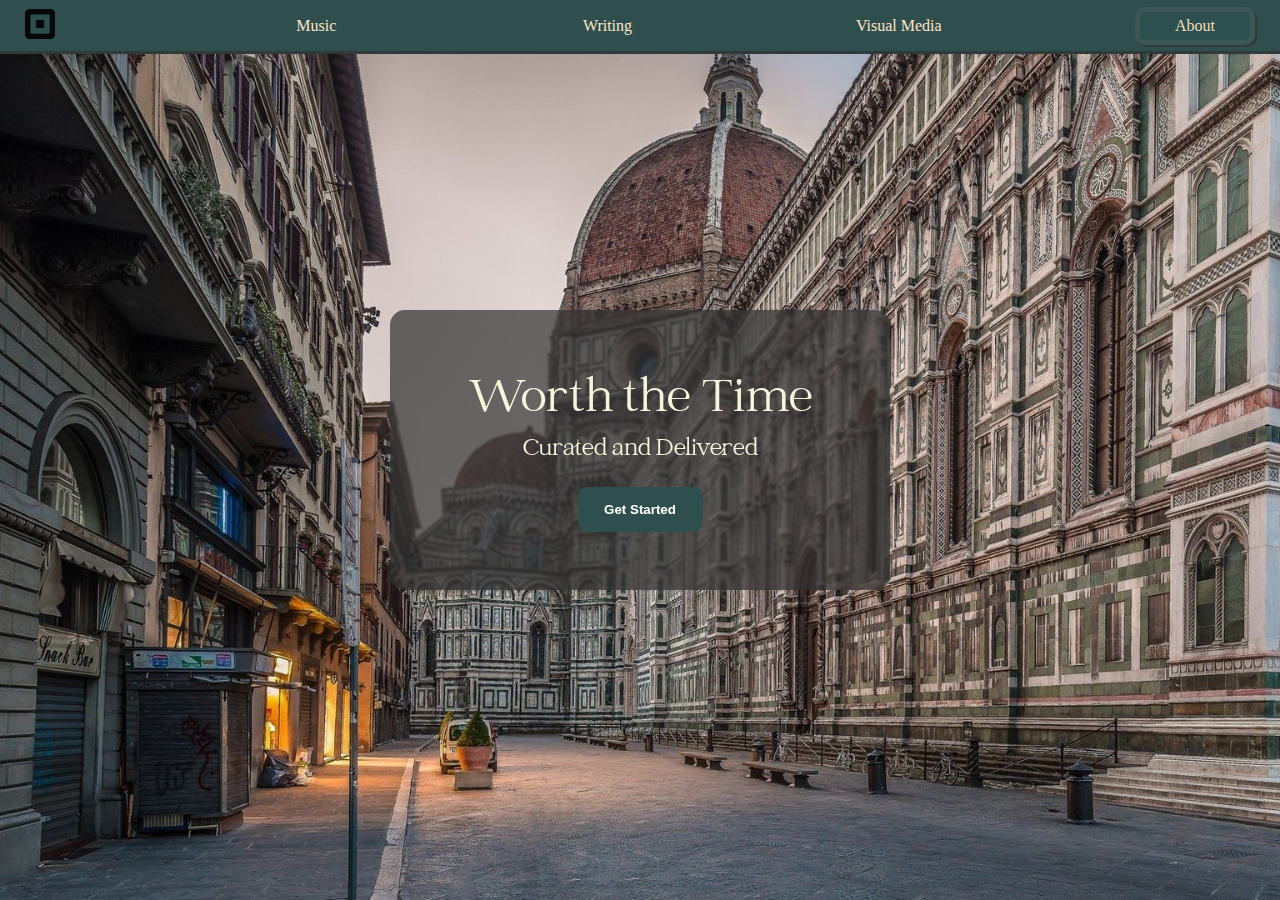
<file: index.html>
<!DOCTYPE html>
<html lang="en">
<head>
    <meta charset="UTF-8">
    <title>Title</title>
    <link rel="stylesheet" href="styles.css">
</head>
<body>
    <div class="head-bar">
        <a href="index.html"><img src="./images/square.png" alt="Square Logo" class="logo"></a>
        <a href="top-music.html"><div class="head-bar-item">Music</div></a>
        <a href="top-writing.html"><div class="head-bar-item">Writing</div></a>
        <a href="top-visual-media.html"><div class="head-bar-item">Visual Media</div></a>
        <a class="head-bar-item" id="about" href="./about.html">About</a>
    </div>

    <div class="landing-page-block-one">
        <div class="landing-page-sub-block">
        <div class="title-text">Worth the Time</div>
        <div class="subtitle-text">Curated and Delivered</div>
        <a href="categories.html"><button id="learn-more">Get Started</button></a>
        </div>
    </div>

</body>
</html>
</file>
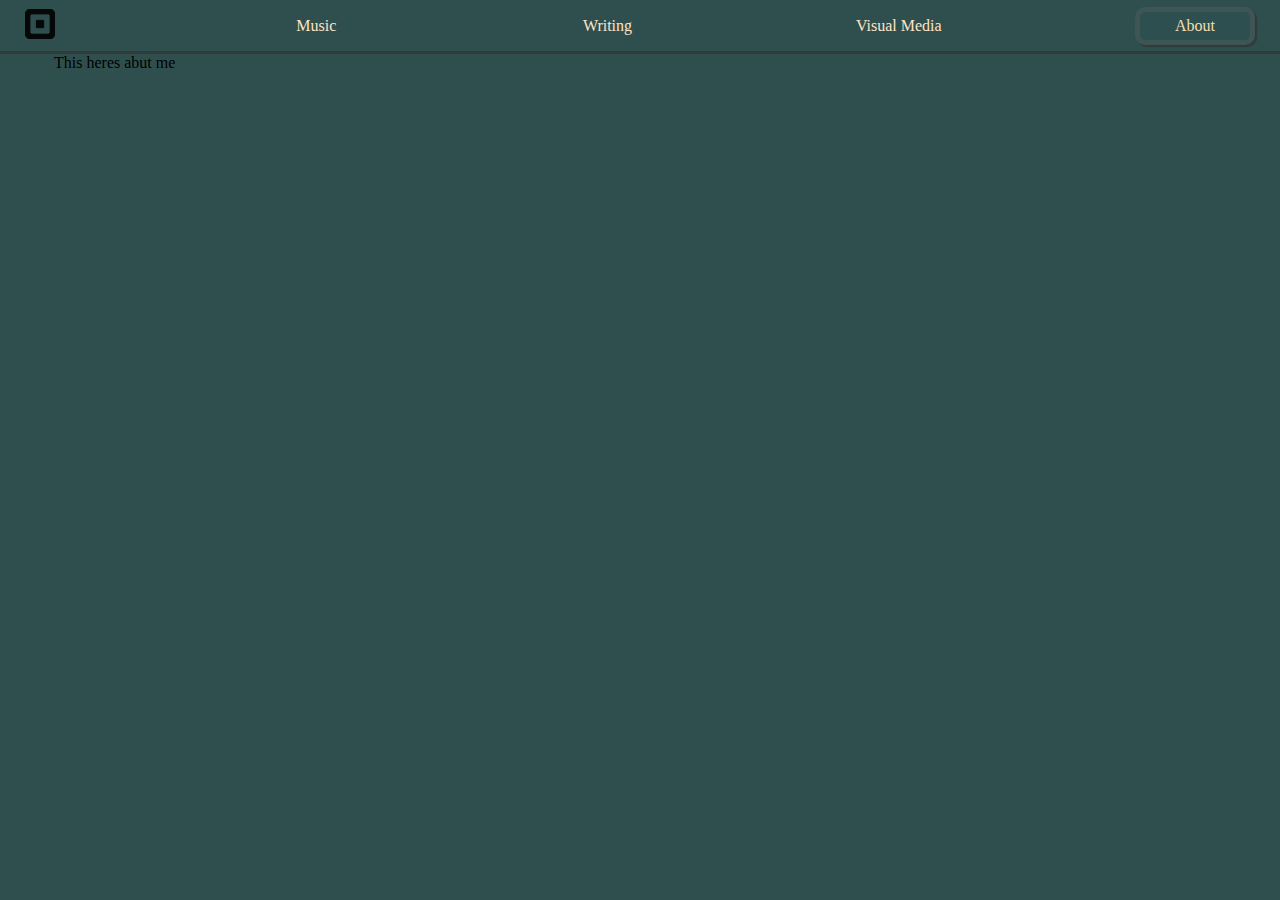
<file: about.html>
<!DOCTYPE html>
<html lang="en">
<head>
    <meta charset="UTF-8">
    <title>Title</title>
    <link rel="stylesheet" href="styles.css">

</head>
<body>
<div class="head-bar">
    <a href="index.html"><img src="./images/square.png" alt="Square Logo" class="logo"></a>
    <a href="top-music.html"><div class="head-bar-item">Music</div></a>
    <a href="top-writing.html"><div class="head-bar-item">Writing</div></a>
    <a href="top-visual-media.html"><div class="head-bar-item">Visual Media</div></a>
    <a class="head-bar-item" id="about" href="./about.html">About</a>
</div>
    <div class="about-title">This heres abut me</div>

</body>
</html>
</file>
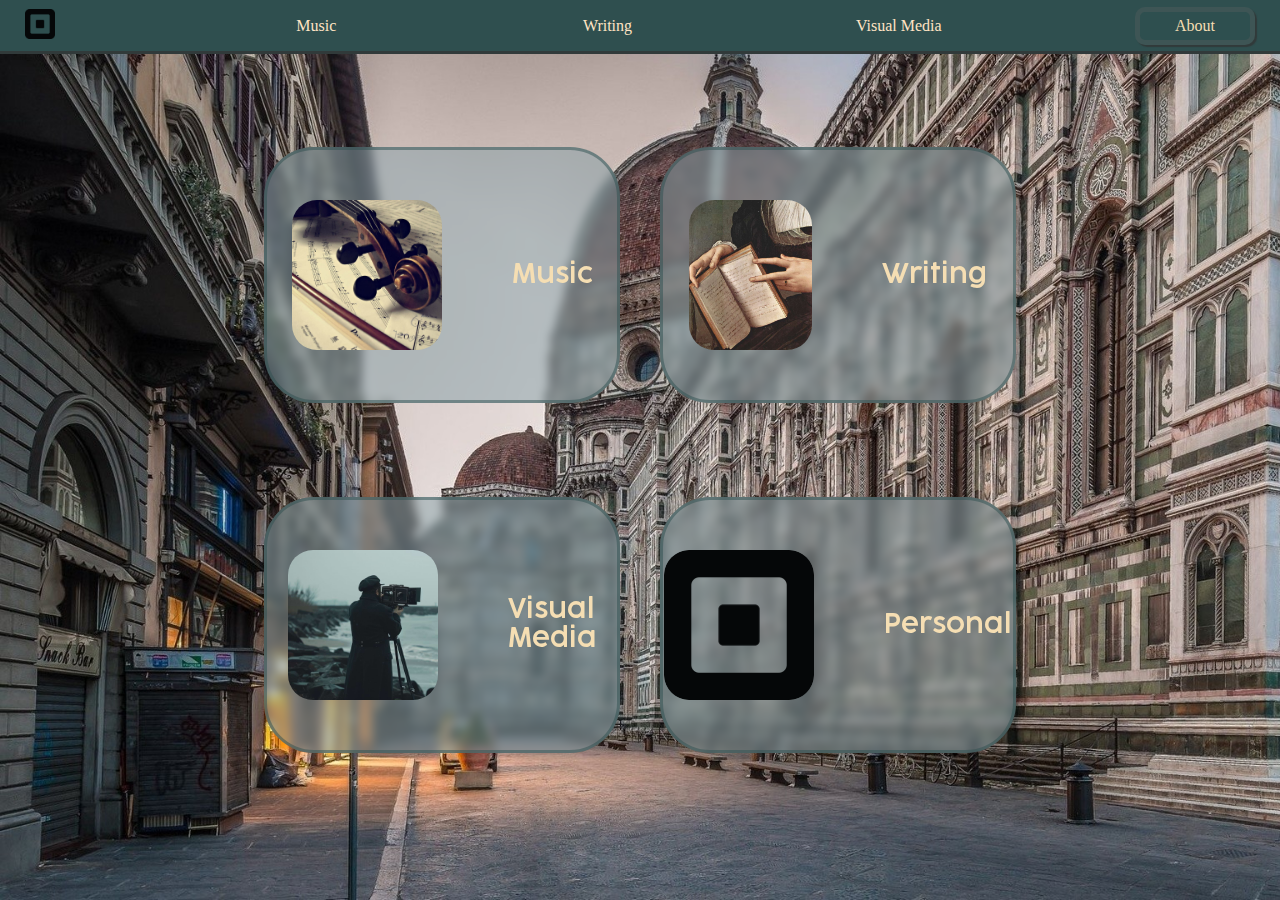
<file: categories.html>
<!DOCTYPE html>
<html lang="en">
<head>
    <meta charset="UTF-8">
    <title>Title</title>
    <link rel="stylesheet" href="styles.css">
</head>
<body>
    <div class="head-bar">
        <a href="index.html"><img src="./images/square.png" alt="Square Logo" class="logo"></a>
        <a href="top-music.html"><div class="head-bar-item">Music</div></a>
        <a href="top-writing.html"><div class="head-bar-item">Writing</div></a>
        <a href="top-visual-media.html"><div class="head-bar-item">Visual Media</div></a>
        <a class="head-bar-item" id="about" href="./about.html">About</a>
    </div>
    <div class="landing-page-block-one">
        <div class="category-page">
            <a href="./top-music.html"><div class="cat-icon"><img src="./images/music-icon.jpg" class="icon-picture" alt="img"><div>Music</div></div></a>
            <a href="./top-writing.html"><div class="cat-icon"><img src="./images/book-icon.jpg" class="icon-picture" alt="img"><div>Writing</div></div></a>
            <a href="./top-visual-media.html"><div class="cat-icon"><img src="./images/visual-icon.jpg" class="icon-picture" alt="img"><div>Visual Media</div></div></a>
            <a href="./top-music.html"><div class="cat-icon"><img src="./images/square.png" class="icon-picture" alt="img"><div>Personal</div></div></a>




        </div>
    </div>
</body>
</html>
</file>
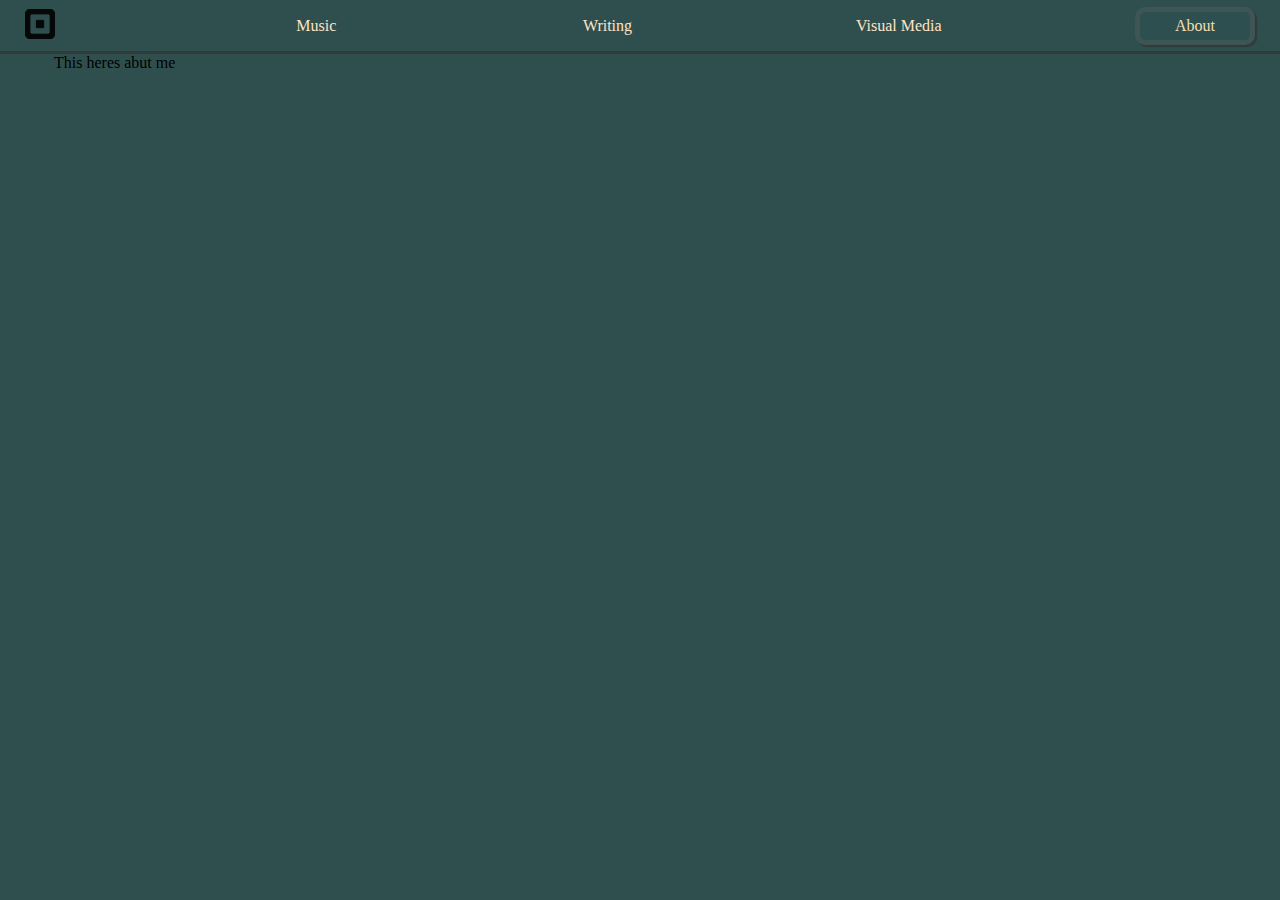
<file: page-temp.html>
<!DOCTYPE html>
<html lang="en">
<head>
    <meta charset="UTF-8">
    <title>Rach 2</title>
    <link rel="stylesheet" href="../styles.css">

</head>
<body>
<div class="head-bar">
    <a href="../index.html"><img src="../images/square.png" alt="Square Logo" class="logo"></a>
    <a href="../top-music.html"><div class="head-bar-item">Music</div></a>
    <a href="../top-writing.html"><div class="head-bar-item">Writing</div></a>
    <a href="../top-visual-media.html"><div class="head-bar-item">Visual Media</div></a>
    <a class="head-bar-item" id="about" href="../about.html">About</a>
</div>
<div class="about-title">This heres abut me</div>

</body>
</html>
</file>
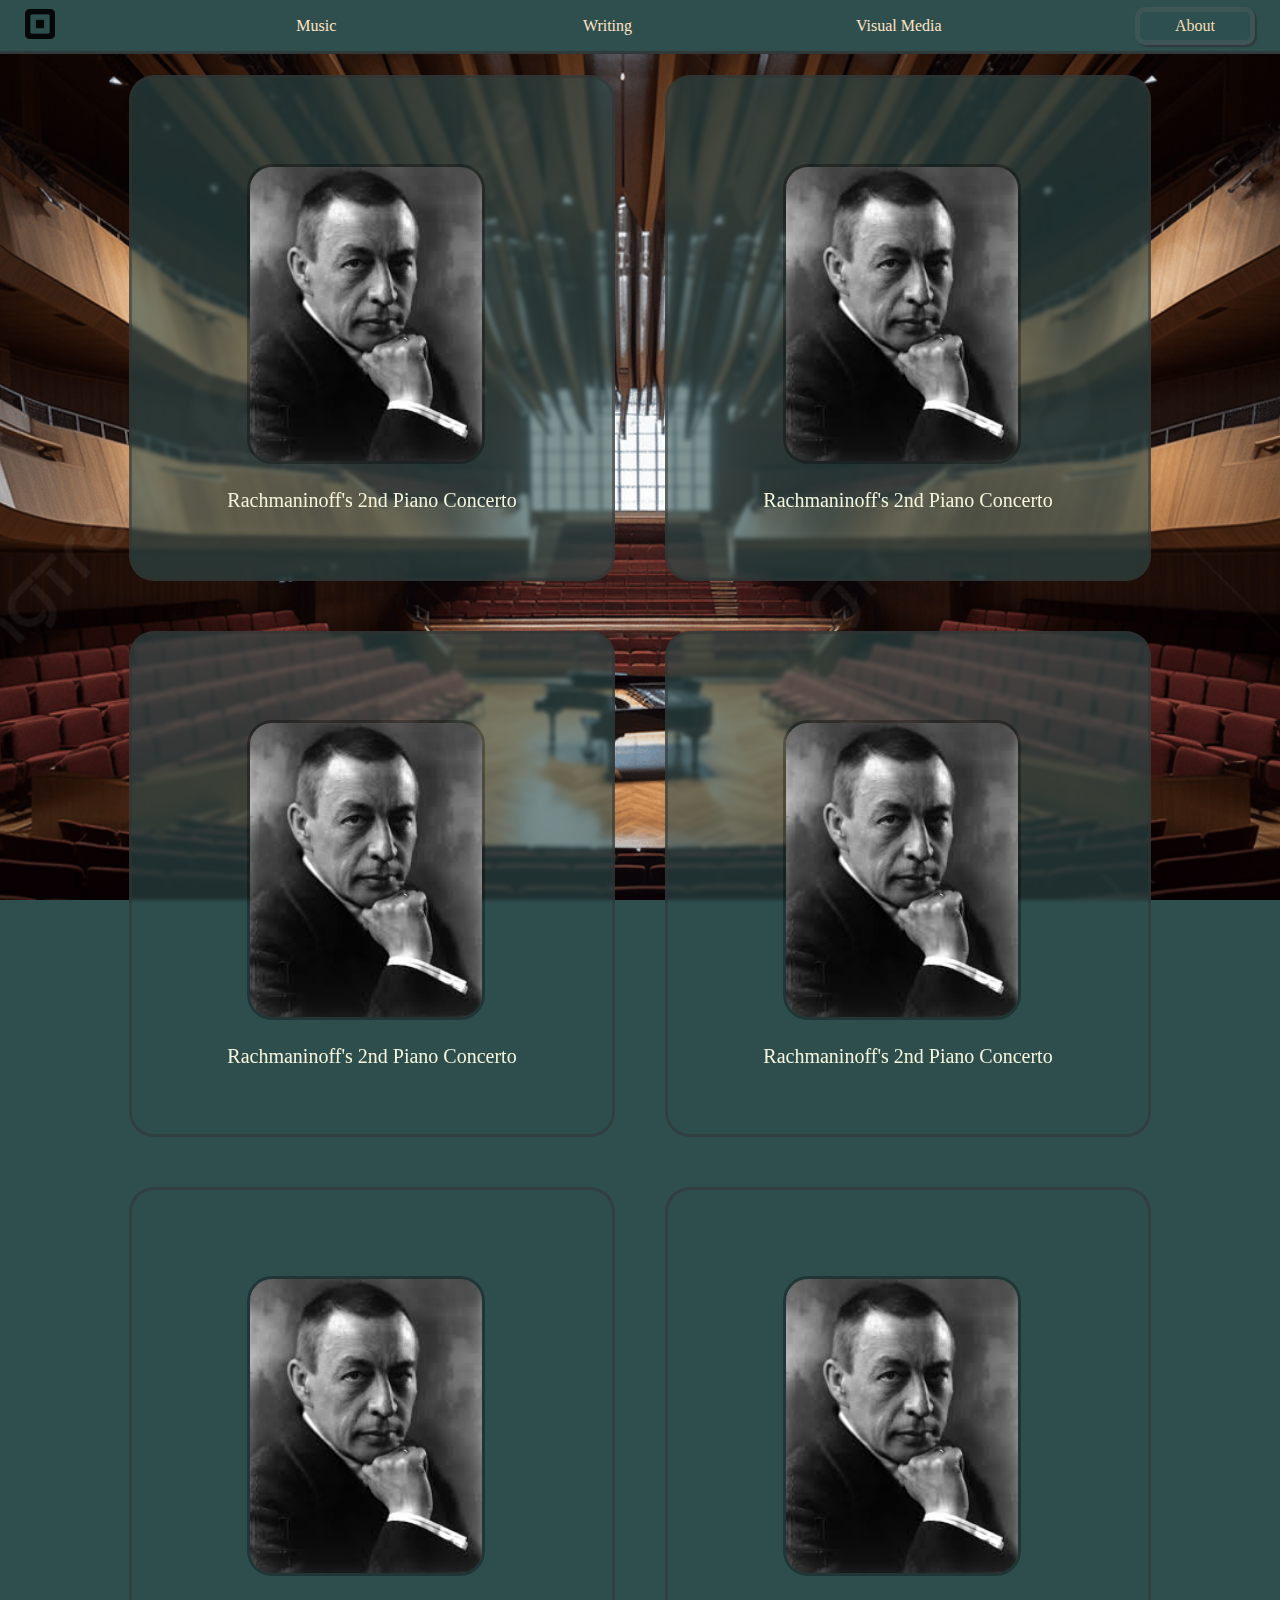
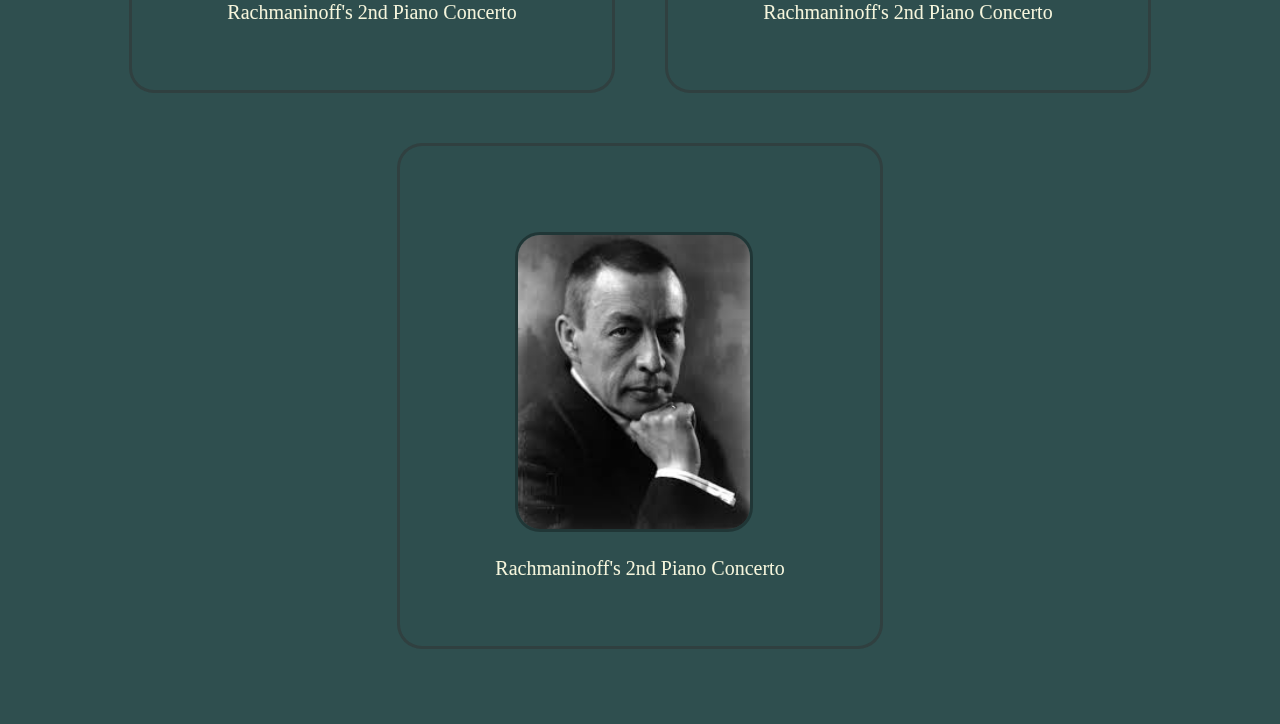
<file: top-music.html>
<!DOCTYPE html>
<html lang="en">
<head>
    <meta charset="UTF-8">
    <title>Title</title>
    <link rel="stylesheet" href="styles.css">
</head>
<body class="music-body">
    <div class="head-bar">
        <a href="index.html"><img src="./images/square.png" alt="Square Logo" class="logo"></a>
        <a href="top-music.html"><div class="head-bar-item">Music</div></a>
        <a href="top-writing.html"><div class="head-bar-item">Writing</div></a>
        <a href="top-visual-media.html"><div class="head-bar-item">Visual Media</div></a>
        <a class="head-bar-item" id="about" href="./about.html">About</a>
    </div>

    <div class="music-item-container">

        <div class="music-item-icon"><a href="./music-pages/rach-2.html"><div><img src="./images/rach.jpg" alt="Music Icon" class="music-icon-image"></div><div>Rachmaninoff's 2nd Piano Concerto</div></a></div>
        <div class="music-item-icon"><a href="./index.html"><div><img src="./images/rach.jpg" alt="Music Icon" class="music-icon-image"></div><div>Rachmaninoff's 2nd Piano Concerto</div></a></div>
        <div class="music-item-icon"><a href="./index.html"><div><img src="./images/rach.jpg" alt="Music Icon" class="music-icon-image"></div><div>Rachmaninoff's 2nd Piano Concerto</div></a></div>
        <div class="music-item-icon"><a href="./index.html"><div><img src="./images/rach.jpg" alt="Music Icon" class="music-icon-image"></div><div>Rachmaninoff's 2nd Piano Concerto</div></a></div>
        <div class="music-item-icon"><a href="./index.html"><div><img src="./images/rach.jpg" alt="Music Icon" class="music-icon-image"></div><div>Rachmaninoff's 2nd Piano Concerto</div></a></div>
        <div class="music-item-icon"><a href="./index.html"><div><img src="./images/rach.jpg" alt="Music Icon" class="music-icon-image"></div><div>Rachmaninoff's 2nd Piano Concerto</div></a></div>
        <div class="music-item-icon"><a href="./index.html"><div><img src="./images/rach.jpg" alt="Music Icon" class="music-icon-image"></div><div>Rachmaninoff's 2nd Piano Concerto</div></a></div>

    </div>

</body>
</html>
</file>
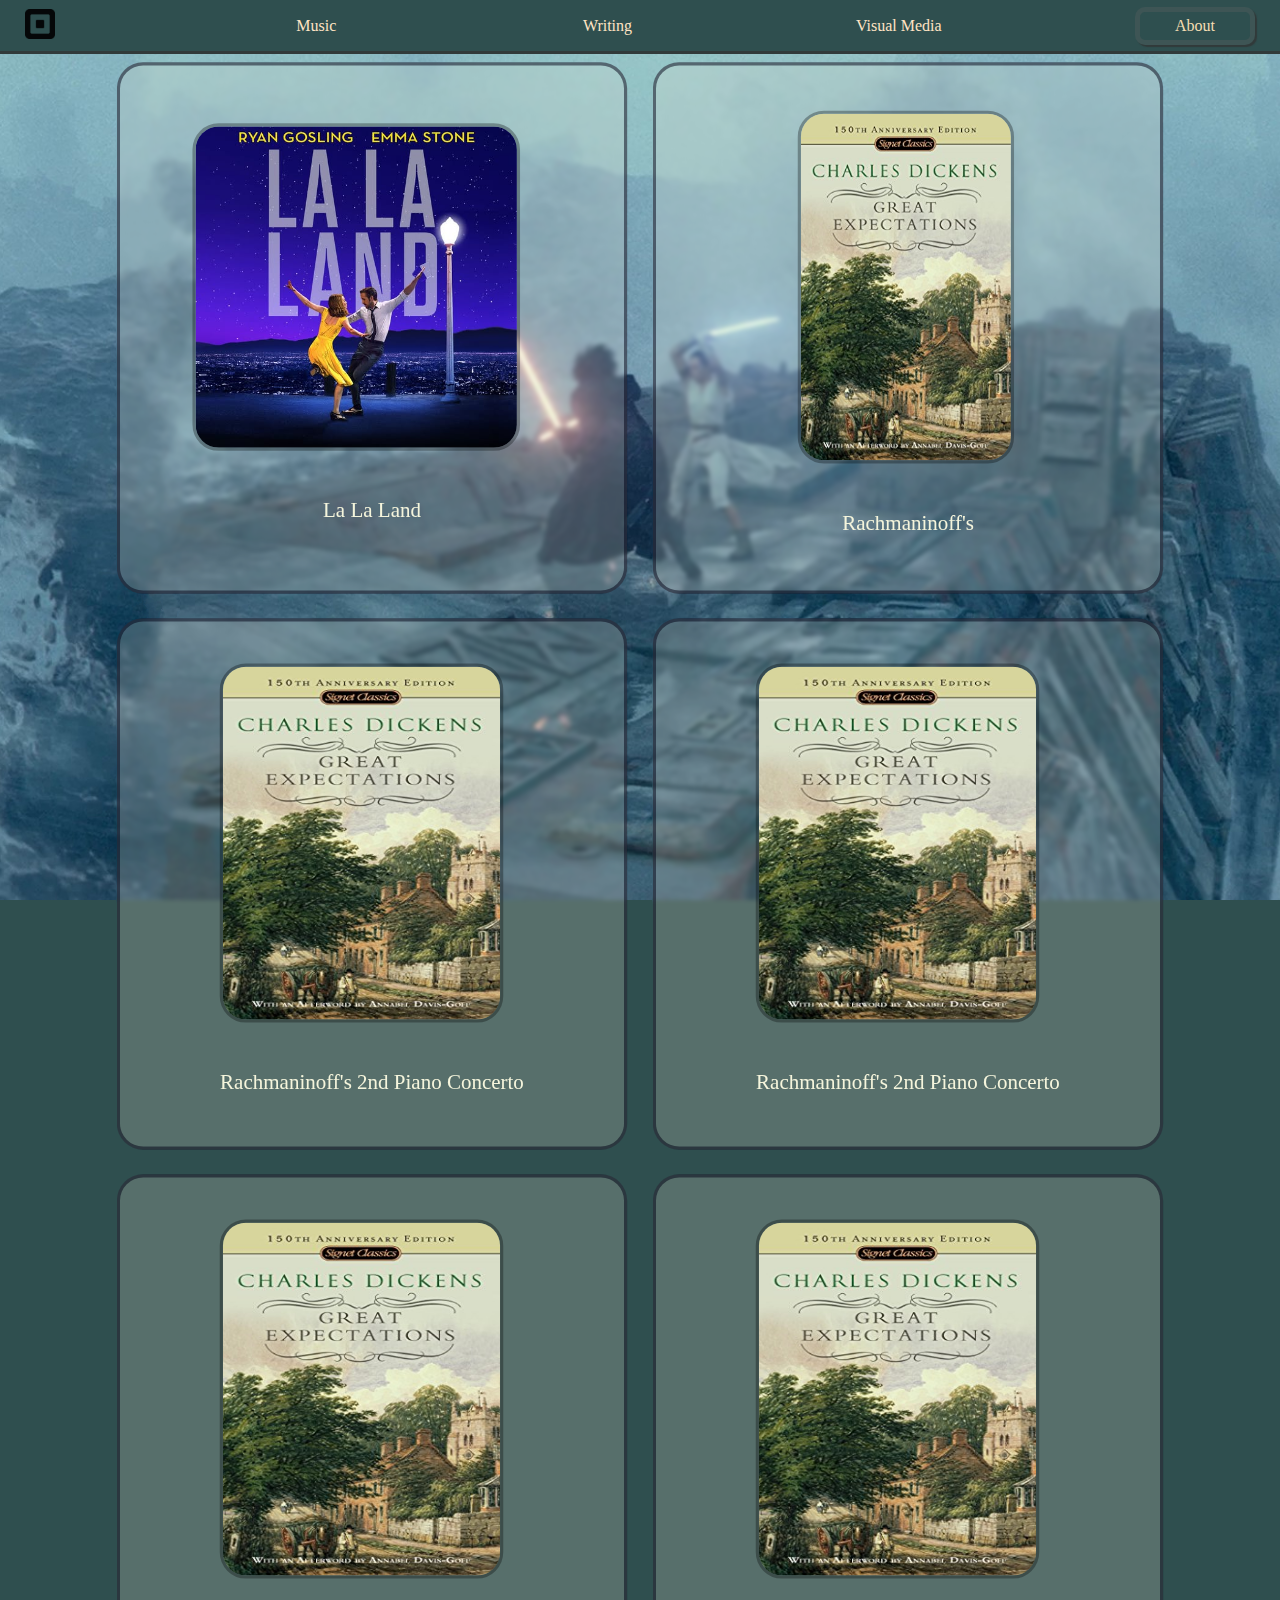
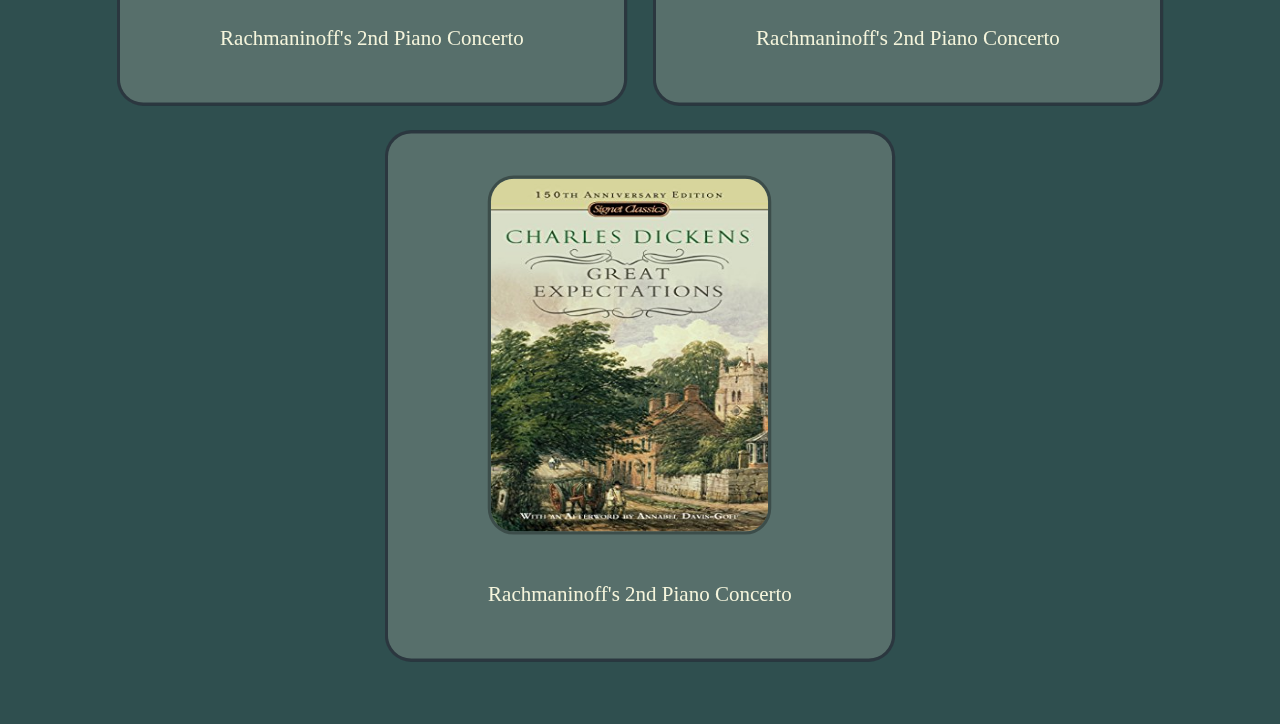
<file: top-visual-media.html>
<!DOCTYPE html>
<html lang="en">
<head>
    <meta charset="UTF-8">
    <title>Title</title>
    <link rel="stylesheet" href="styles.css">
</head>
<body class="media-body">
<div class="head-bar">
    <a href="index.html"><img src="./images/square.png" alt="Square Logo" class="logo"></a>
    <a href="top-music.html"><div class="head-bar-item">Music</div></a>
    <a href="top-writing.html"><div class="head-bar-item">Writing</div></a>
    <a href="top-visual-media.html"><div class="head-bar-item">Visual Media</div></a>
    <a class="head-bar-item" id="about" href="./about.html">About</a>
</div>
<div class="music-item-container">

    <div class="media-item-icon"><a href="./index.html"><div><img src="./images/lalaland.jpg" alt="Music Icon" class="music-icon-image"></div><div class="music-item-title">La La Land</div></a></div>
    <div class="media-item-icon"><a href="./index.html"><div><img src="./images/great-expectations.jpg" alt="Music Icon" class="music-icon-image"></div><div class="music-item-title">Rachmaninoff's</div></a></div>
    <div class="media-item-icon"><a href="./index.html"><div><img src="./images/great-expectations.jpg" alt="Music Icon" class="music-icon-image"></div><div class="music-item-title">Rachmaninoff's 2nd Piano Concerto</div></a></div>
    <div class="media-item-icon"><a href="./index.html"><div><img src="./images/great-expectations.jpg" alt="Music Icon" class="music-icon-image"></div><div class="music-item-title">Rachmaninoff's 2nd Piano Concerto</div></a></div>
    <div class="media-item-icon"><a href="./index.html"><div><img src="./images/great-expectations.jpg" alt="Music Icon" class="music-icon-image"></div><div class="music-item-title">Rachmaninoff's 2nd Piano Concerto</div></a></div>
    <div class="media-item-icon"><a href="./index.html"><div><img src="./images/great-expectations.jpg" alt="Music Icon" class="music-icon-image"></div><div class="music-item-title">Rachmaninoff's 2nd Piano Concerto</div></a></div>
    <div class="media-item-icon"><a href="./index.html"><div><img src="./images/great-expectations.jpg" alt="Music Icon" class="music-icon-image"></div><div class="music-item-title">Rachmaninoff's 2nd Piano Concerto</div></a></div>

</div>


</body>
</html>
</file>
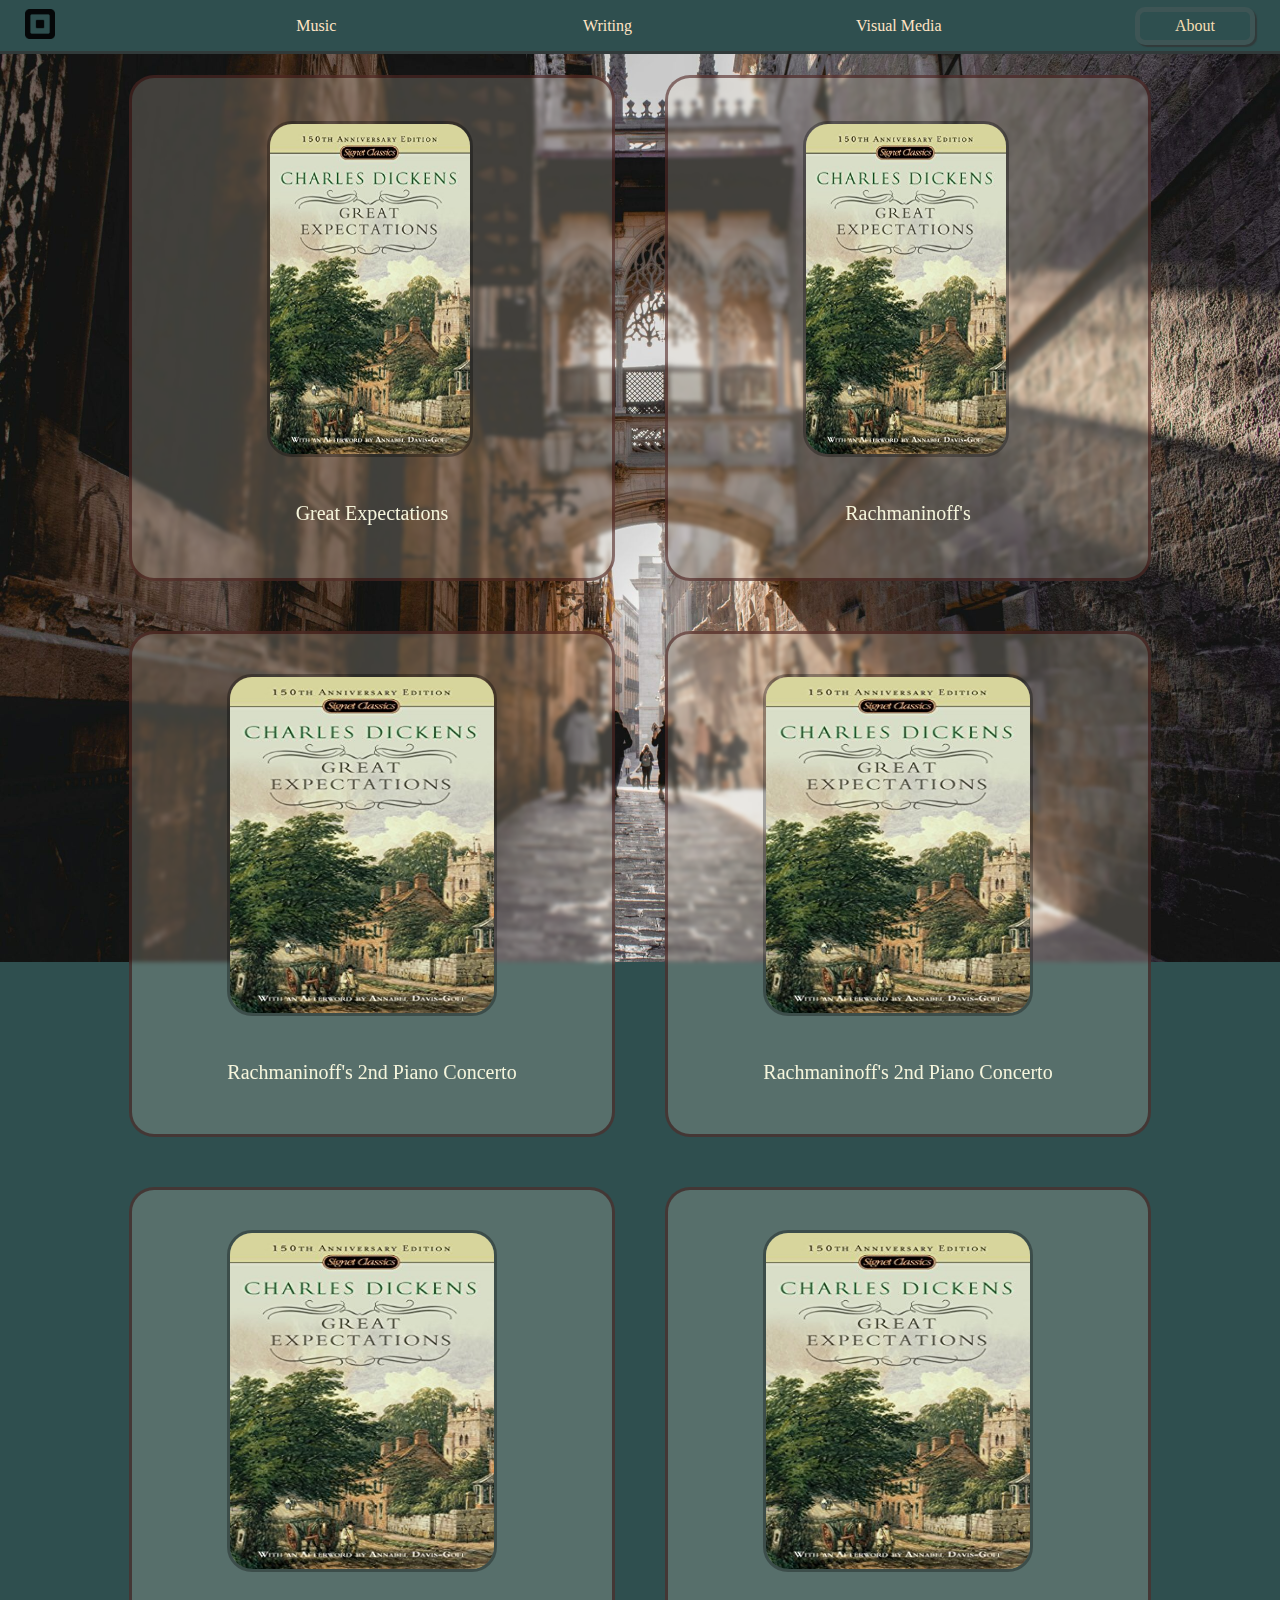
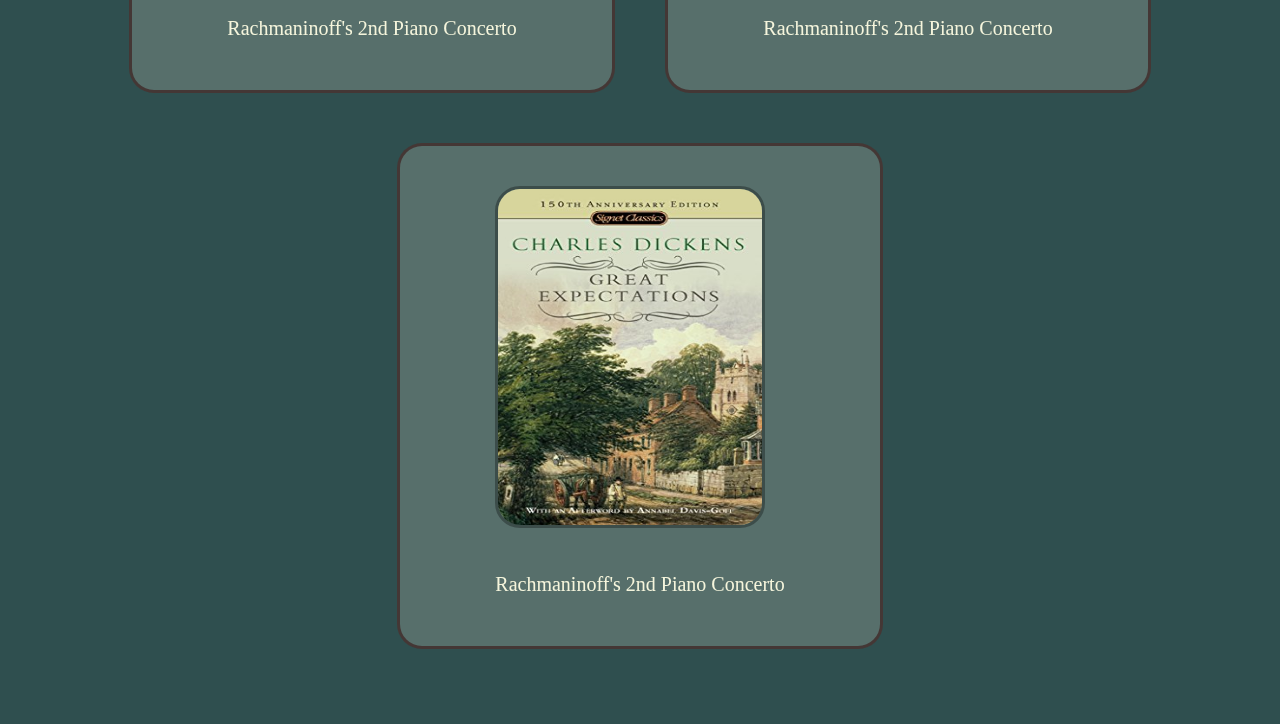
<file: top-writing.html>
<!DOCTYPE html>
<html lang="en">
<head>
    <meta charset="UTF-8">
    <title>Title</title>
    <link rel="stylesheet" href="styles.css">
</head>
<body class="writing-body">
<div class="head-bar">
    <a href="index.html"><img src="./images/square.png" alt="Square Logo" class="logo"></a>
    <a href="top-music.html"><div class="head-bar-item">Music</div></a>
    <a href="top-writing.html"><div class="head-bar-item">Writing</div></a>
    <a href="top-visual-media.html"><div class="head-bar-item">Visual Media</div></a>
    <a class="head-bar-item" id="about" href="./about.html">About</a>
</div>
<div class="music-item-container">

    <div class="writing-item-icon"><a href="./index.html"><div><img src="./images/great-expectations.jpg" alt="Music Icon" class="music-icon-image"></div><div class="music-item-title">Great Expectations</div></a></div>
    <div class="writing-item-icon"><a href="./index.html"><div><img src="./images/great-expectations.jpg" alt="Music Icon" class="music-icon-image"></div><div class="music-item-title">Rachmaninoff's</div></a></div>
    <div class="writing-item-icon"><a href="./index.html"><div><img src="./images/great-expectations.jpg" alt="Music Icon" class="music-icon-image"></div><div class="music-item-title">Rachmaninoff's 2nd Piano Concerto</div></a></div>
    <div class="writing-item-icon"><a href="./index.html"><div><img src="./images/great-expectations.jpg" alt="Music Icon" class="music-icon-image"></div><div class="music-item-title">Rachmaninoff's 2nd Piano Concerto</div></a></div>
    <div class="writing-item-icon"><a href="./index.html"><div><img src="./images/great-expectations.jpg" alt="Music Icon" class="music-icon-image"></div><div class="music-item-title">Rachmaninoff's 2nd Piano Concerto</div></a></div>
    <div class="writing-item-icon"><a href="./index.html"><div><img src="./images/great-expectations.jpg" alt="Music Icon" class="music-icon-image"></div><div class="music-item-title">Rachmaninoff's 2nd Piano Concerto</div></a></div>
    <div class="writing-item-icon"><a href="./index.html"><div><img src="./images/great-expectations.jpg" alt="Music Icon" class="music-icon-image"></div><div class="music-item-title">Rachmaninoff's 2nd Piano Concerto</div></a></div>

</div>


</body>
</html>
</file>
<file: styles.css>
@font-face {
    font-family: 'Catchy-Mager'; /* Name your font family */
    src: url('./fonts/catchy-mager/Catchy Mager.ttf'); /* Locate the .ttf file within your directory*/
}
@font-face {
    font-family: 'Cocogoose';
    src: url('./fonts/cocogoose/Cocogoose-Pro-Semilight-trial.ttf')
}

.category-page {
    animation: grow 1s;
    display: flex;
    flex-wrap: wrap;
    width: 900px;
    height: 700px;
    justify-content: center;
    align-items: center;
    flex-direction: row;
    justify-self: center;
    }
.cat-icon {
    display: flex;
    justify-content: center;
    align-items: center;
    flex-direction: row;
    width: 350px;
    height: 250px;
    margin: 20px;
    background-color: rgba(134,159,167, .5);
    backdrop-filter: blur(5px);
    border: solid rgba(47,79,79, .5);
    border-radius: 50px;

    font-family: Cocogoose, sans-serif;
    font-size: 25px;
    transition: .7s;

}
.cat-icon > div{
    color: wheat;
    margin: 30px;
    padding-right: 10px;
}
.icon-picture {
    height: 150px;
    width: 150px;
    justify-content: left;
    margin: 40px;
    align-self: center;
    border-radius: 25px;
}

@keyframes grow {
    0% { transform: scale(.2); }
    100% { transform: scale(1); }

}
.landing-page-sub-block{
    width: 50%;
    height: 20%;
    max-width: 400px;
    display: flex;
    justify-content: center;
    align-items: center;
    flex-direction: column;
    background-color: rgba(50,50,50,0.7);
    border-radius: 15px;
    padding: 50px;
    backdrop-filter: blur(1px);

}
.title-text {
    font-family: 'Catchy-Mager', sans-serif;
    font-size: 50px;
    animation: fade-in 2s;
    color: beige;
}
.subtitle-text {
    font-family: 'Catchy-Mager', sans-serif;
    font-size: 25px;
    animation: fade-in 2s;
    color: beige;

}
#learn-more {
    animation: fade-up 3s;

    background-color: darkslategray;
    color: white;
    text-decoration: none;
    border: solid darkslategray 3px;
    border-radius: 10px;
    font-weight: bold;
    transition: .7s;
    margin-top: 20px;
    width: 125px;
    height: 45px;

}
#learn-more:hover, .cat-icon:hover {
    transform: scale(110%,110%);
    cursor: pointer;
    box-shadow: beige 0 0 15px;

}
.landing-page-block-one {
    height: 100vh;
    display: flex;
    align-items: center;
    justify-content: center;
    flex-flow: column;
    background-color: lightslategray;
    background-image: url("./images/Option1.jpg");
    background-repeat: no-repeat;
    background-size: cover;




}
.about-title {
    margin: 6vh;
}
body {

    background-color: darkslategray;
    margin: 0;
    border: hidden black;

}

.music-body {

    margin: 0;
    background-image: url("./images/music-option-2.jpg");
    background-repeat: repeat-y;
    background-attachment: fixed;
    background-size: cover;
    background-position-x: calc(50%);

}
.writing-body {
    margin: 0;
    background-image: url("./images/writing-option-12.jpg");
    background-repeat: repeat-x;
    background-attachment: fixed;
    background-size: cover;
    background-position-y: center;
    background-position-x: calc(50%);

}
.media-body {
    margin: 0;
    background-image: url("./images/media-option-5.jpg");
    background-repeat: repeat;
    background-attachment: fixed;
    background-size: cover;
    background-position-x: calc(50% + 90px);

}
.music-item-container {
    animation: fade-up 2s;
    animation-delay: -0.75s;
    margin: 50px;
    display: flex;
    flex-direction: row;
    flex-wrap: wrap;
    align-items: center;
    justify-content: center;
    justify-self: center;
    width: 100vw;
    max-width: 1200px;

}
.music-item-icon {
    animation: blur-smooth 2s;
    animation-delay: .4s;
    display: flex;
    flex-direction: column;
    justify-content: center;
    align-items: center;
    width: 40%;
    max-width: 550px;
    height: calc(35vw * 1.25);
    color: beige;
    font-size: 20px ;
    max-height: 500px;
    margin: 25px;
    border: solid rgba(50,50,50, .5) 3px;
    backdrop-filter: blur(2px);
    border-radius: 25px;
    transition: .5s;
    background-color: rgba(47, 79, 79, .6);

}
.writing-item-icon {
    animation: blur-smooth 2s;
    animation-delay: .4s;

    display: flex;
    flex-direction: column;
    justify-content: center;
    align-items: center;
    width: 40%;
    max-width: 550px;
    height: calc(35vw * 1.25);
    color: beige;
    font-size: 20px ;
    max-height: 500px;
    margin: 25px;
    border: solid rgba(50,0,0, .5) 3px;

    backdrop-filter: blur(2px);
    border-radius: 25px;
    transition: .5s;
    background-color: rgba(251,241,218, .2);

}
.music-item-icon:hover, .writing-item-icon:hover, .media-item-icon, .key-moment-icon:hover {
    transform: scale(1.05);
    cursor: pointer;
    .click-change {
        transform: scale(1.25);

    }
}

.media-item-icon {

    animation: blur-smooth 2s;
    animation-delay: .4s;


    display: flex;
    flex-direction: column;
    justify-content: center;
    align-items: center;
    width: 40%;
    max-width: 550px;
    height: calc(35vw * 1.25);
    color: beige;
    font-size: 20px ;
    max-height: 500px;
    margin: 25px;
    border: solid rgba(0,0,20, .5) 3px;

    backdrop-filter: blur(2px);
    border-radius: 25px;
    transition: .5s;
    background-color: rgba(251,241,218, .2);

}
.music-item-title {
    display: flex;
    margin: 20px;
    margin-bottom: 30px;
    align-self: center;
    text-align: center;
    justify-self: center;
}
.music-icon-image {
    height: 55%;
    width: 80%;
    max-height: calc(calc(35vw * 1.25)*.6);
    margin: 20px;

    justify-self: flex-start;
    align-self: center;
    border: solid rgba(0,0,0,.3) 3px;
    border-radius: 25px;
}
.general-page {
    margin-top: 40px;
    display: flex;
    flex-direction: column;
    align-content: center;
    justify-content: center;
    align-items: center;
}
.general-head-text {
    font-family: Catchy-Mager, sans-serif;
    font-size: 45px;
    color: beige;
    margin: 40px;
    text-align: center;
}
.general-head-image {
    align-self: center;
    justify-self: center;
    max-width: 90vw;
    border-radius: 50px;
    box-shadow: 3px 3px 3px rgba(0,0,0, .4);
    max-height: 550px;
}
.general-image-subtitle {
    font-family: Catchy-Mager, sans-serif;
    font-size: 20px;
    color: black;
    margin: 15px;

}
.head-bar {
    position: fixed;
    padding-top: 0;
    top: 0;
    z-index: 1;
    width: 100%;
    height: calc(6.0vh - 3px);
    min-height: 40px;
    background-color: darkslategray;
    display: flex;
    flex-wrap: nowrap;
    align-items: center;
    justify-content: space-between;
    border-bottom: solid rgba(50,50,50,.7) 3px;


}
.key-bar-title {
    background-color: lightsteelblue;
    padding: 5px 10px;
    border-radius: 20px;
    font-family: Catchy-Mager,sans-serif;
    font-size: 50px;
    position: relative;
    top: 35px;

}
.key-moments-bar {
    border-top: solid black 5px;
    background-color: rgb(50,50,50);
    width: 100%;
    display: flex;
    align-items: center;
    justify-content: space-around;
    flex-wrap: wrap;
    padding: 30px 0;

}

.key-moment-icon {
    display: flex;
    background-color: wheat;
    width: 250px;
    height: 250px;
    margin: 25px;
    align-items: center;
    justify-content: center;
    flex-direction: column;
    transition: .3s;
}
.key-image {
    width: 80%;
    height: 80%;
}
.audio-controls {
    width: 20%;
    height: 10%;
    display: flex;
}

.head-bar-item {

    width: 100px;
    align-items: center;
    align-content: center;
    align-self: center;
    color: bisque;
    font-family: "Times New Roman", sans-serif;
    padding: 5px;
    justify-content: center;
    text-align: center;
    transition: .3s;

}
.click-change {
    flex: 0;
    width: 400%;
    height: 400%;
    position: relative;
    bottom: 640%;
    right: 45%;
    transition: .5s;
}


.logo {
    flex: 0;
    justify-self: left;
    margin-left: 25px;
    margin-right: 25px;

    width: 30px;
    height: 30px;
}
@keyframes blur-smooth {
    40% {backdrop-filter: blur(0)}
    100% {backdrop-filter: blur(2px)}
}
@keyframes fade-up {

    0% {color-interpolation: auto}
    40% {transform: translate(0,100%); }
    100% {transform: translate(0, 0%); }
    0% { opacity: 0}
    40% { opacity: 0; }
    100% { opacity: 1; }
}

@keyframes fade-in {
    0% { opacity: 0}
    100% { opacity: 1; }
}
#get-started {

    justify-self: flex-end;
    width: 100px;
    padding: 5px;
    margin-right: 25px;
    border: 5px solid green;
    background-color: darkseagreen;
    border-radius: 10px;
    text-align: center;
    transition: .3s;
}
#about {

    justify-self: flex-end;
    width: 100px;
    padding: 5px;
    margin-right: 25px;
    border: 5px solid rgba(100,100,100,.3);
    background-color: #2e4f4f;
    color: wheat;
    border-radius: 10px;
    text-align: center;
    transition: .3s;
    box-shadow: 2px 2px 1px rgba(50,50,50,0.7);
}

.head-bar-item:hover {
    transform: scale(110%,110%);
    text-shadow: darkcyan;
    cursor: pointer;
}

.head-bar-item:after {
    content: "";
    position: absolute;
    background-image: linear-gradient(to right, rgb(24,138,141), rgb(96,201,142));
    height: 2px;
    width: 0;
    left: 15px;
    bottom: +2px;
    transition: 0.3s;
}

.head-bar-item:hover:after {
    width: 75%;
}


a:link, a:visited, a:hover {
    color: currentColor;
    text-decoration: none;
}
a:active {
    color: darkcyan;
}
</file>
